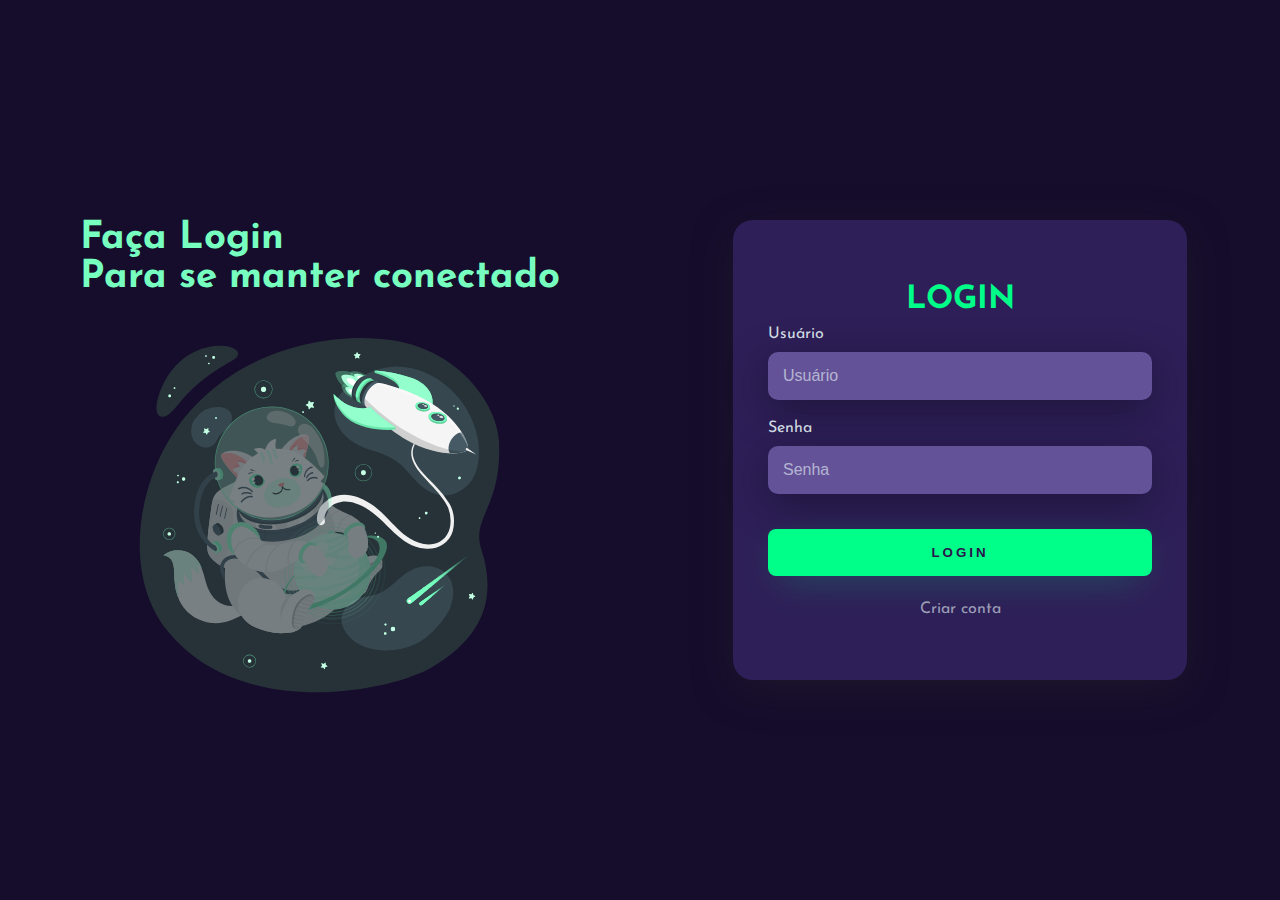
<file: form-contact/index.html>
<!DOCTYPE html>
<html lang="en">
<head>
    <meta charset="UTF-8">
    <meta http-equiv="X-UA-Compatible" content="IE=edge">
    <meta name="viewport" content="width=device-width, initial-scale=1.0">
    <link rel="stylesheet" href="style.css">
    <title>Login</title>
</head>
<body>
    <div class="main-login"> 
        <div class ="left-login">
            <h1>Faça Login<br>Para se manter conectado</h1>
            <img src="cat-astronaut-animate.svg" class ="left-login-image" alt="cat astronauta animação">
        </div>
        <div class="right-login">
            <form class="card-login">
                <h1>LOGIN</h1>
                <div class ="textfield">
                    <label for="usuario">Usuário</label>
                    <input type="text" name="usuario" placeholder="Usuário" required>
                </div>
                <div class="textfield">
                    <label for="senha">Senha</label>
                    <input type="password" name="senha" placeholder="Senha" required>
                </div>
                <button class = "btn-login">Login</button>
                <a href="cadastro.html">Criar conta </a>
            </form>
        </div>
    </div>
</body>
</html>
</file>
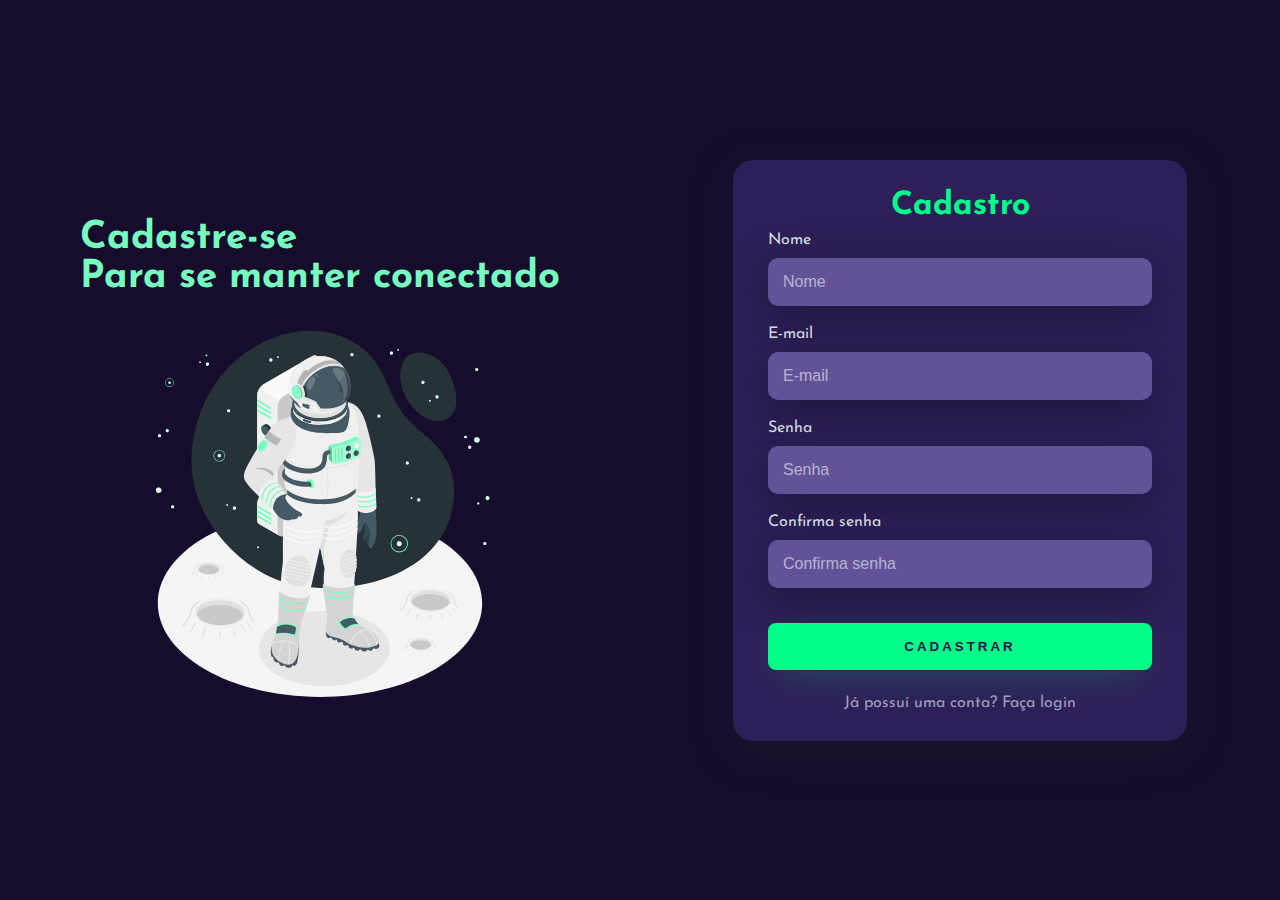
<file: form-contact/cadastro.html>
<!DOCTYPE html>
<html lang="en">
<head>
    <meta charset="UTF-8">
    <meta http-equiv="X-UA-Compatible" content="IE=edge">
    <meta name="viewport" content="width=device-width, initial-scale=1.0">
    <link rel="stylesheet" href="cadastro.css">
    <title>Login</title>
</head>
<body>
    <div class="main-login"> 
        <div class ="left-login">
            <h1>Cadastre-se<br>Para se manter conectado</h1>
            <img src="astronaut-suit-animate.svg" class ="left-login-image" alt="astronauta animação">
        </div>
        <div class="right-login">
            <form class="card-login">
                <h1>Cadastro</h1>
                <div class ="textfield">
                    <label for="usuario">Nome</label>
                    <input id="nome" type="text" name="Nome" placeholder="Nome" required >
                    <span id="validaNome"> Nome contendo 3 letras ou mais</span>
                </div>
                <div class ="textfield">
                    <label for="usuario">E-mail</label>
                    <input id="e-mail" type="email" name="E-mail" placeholder="E-mail" required>
                    <span id="validaEmail"> Informe um e-mail valido</span>
                </div>
                <div class ="textfield">
                    <label for="usuario">Senha</label>
                    <input id="senha" type="password" name="Senha" placeholder="Senha" required>
                </div> 
                <div class="textfield">
                    <label for="senha">Confirma senha</label>
                    <input id="confirmaSenha" type="password" name="Confirma senha" placeholder="Confirma senha" required>
                </div>
                <button class = "btn-login">Cadastrar</button>
                <a href="index.html">Já possuí uma conta? Faça login</a>
            </div>
        </form>
    </div>
   <script src="cadastro.js"></script> 
</body>
</html>
</file>
<file: form-contact/style.css>
@import url('https://fonts.googleapis.com/css2?family=Josefin+Sans:ital,wght@0,700;1,400&display=swap');

body{
    margin: 0;
    font-family: 'Josefin Sans', 'sans-serif';
}

.main-login{
    width: 100vw;
    height: 100vh;
    background: #160c2c;
    display: flex;
    justify-content: center;
    align-items: center;
}

.left-login{
    width: 50vw;
    height: 100vh;
    display: flex;
    flex-direction: column;
    justify-content: center;
    align-items: center;
}

.left-login > h1{
    font-size: 3vw;
    color: #77ffc0;
}

.left-login-image{
    width: 30vw;
    
}

.right-login{
    width: 50vw;
    height: 100vh;
    display: flex;
    justify-content: center;
    align-items: center;
}

.card-login{
    width: 60%;
    height: 400px;
    display: flex;
    justify-content: center;
    align-items: center;
    flex-direction: column;
    padding: 30px 35px;
    background: #2e1f58;
    border-radius: 20px;
    box-shadow: 0px 10px 40px #2c2c2c56;
}

.card-login >h1 {
    color: #0f8;
    font-weight: 800;
    margin: 0;
}

.textfield{
    width: 100%;
    display: flex;
    flex-direction: column;
    align-items:flex-start;
    justify-content: center;
    margin: 10px;
}

.textfield >input{
    width: 100%;
    border: none;
    border-radius: 10px;
    padding: 15px;
    background: #645298;
    color: #f0ffffde;
    font-size: 12pt;
    box-shadow: 0px 10px 40px #00000056;
    box-sizing: border-box;
}

.textfield > label {
    color: #f0ffffde;
    margin-bottom: 10px;
}

.textfield > input::placeholder{
    color: #f0ffff94;
}

.btn-login{
    width: 100%;
    padding: 16px 0px;
    margin: 25px;
    border-radius: 8px;
    border: none;
    outline: none;
    text-transform: uppercase;
    font-weight: 800;
    letter-spacing: 3px;
    color: #2b134b;
    background: #00ff88;
    cursor: pointer;
    box-shadow: 0px 10px 40px -12px #00ff8052;
}

a{
    color: #f0ffff94;
    cursor: pointer;
    text-decoration: none;   
}

@media only screen and (max-width: 950px){
    .card-login{
        width: 85%;
    }
}

@media only screen and (max-width: 600px){
    .main-login{
        flex-direction: column;
    }
}
</file>
<file: form-contact/cadastro.css>
@import url('https://fonts.googleapis.com/css2?family=Josefin+Sans:ital,wght@0,700;1,400&display=swap');

body{
    margin: 0;
    font-family: 'Josefin Sans', 'sans-serif';
}

.main-login{
    width: 100vw;
    height: 100vh;
    background: #160c2c;
    display: flex;
    justify-content: center;
    align-items: center;
}

.left-login{
    width: 50vw;
    height: 100vh;
    display: flex;
    flex-direction: column;
    justify-content: center;
    align-items: center;
}

.left-login > h1{
    font-size: 3vw;
    color: #77ffc0;
}

.left-login-image{
    width: 30vw;
    
}

.right-login{
    width: 50vw;
    height: 100vh;
    display: flex;
    justify-content: center;
    align-items: center;
}

.card-login{
    width: 60%;
    display: flex;
    justify-content: center;
    align-items: center;
    flex-direction: column;
    padding: 30px 35px;
    background: #2e1f58;
    border-radius: 20px;
    box-shadow: 0px 10px 40px #2c2c2c56;
}

.card-login >h1 {
    color: #0f8;
    font-weight: 800;
    margin: 0;
}

.textfield{
    width: 100%;
    display: flex;
    flex-direction: column;
    align-items:flex-start;
    justify-content: center;
    margin: 10px;
}

.textfield >input{
    width: 100%;
    border: none;
    border-radius: 10px;
    padding: 15px;
    background: #645298;
    color: #f0ffffde;
    font-size: 12pt;
    box-shadow: 0px 10px 40px #00000056;
    box-sizing: border-box;
}

.textfield > label {
    color: #f0ffffde;
    margin-bottom: 10px;
}

.textfield > input::placeholder{
    color: #f0ffff94;
}

.btn-login{
    width: 100%;
    padding: 16px 0px;
    margin: 25px;
    border-radius: 8px;
    border: none;
    outline: none;
    text-transform: uppercase;
    font-weight: 800;
    letter-spacing: 3px;
    color: #2b134b;
    background: #00ff88;
    cursor: pointer;
    box-shadow: 0px 10px 40px -12px #00ff8052;
}

a{
  color:#f0ffff94;
  cursor: pointer;
  text-decoration: none;
}

#validaNome, #validaEmail {
    display: none;
    color: red;
}


@media only screen and (max-width: 950px){
    .card-login{
        width: 85%;
    }
}

@media only screen and (max-width: 600px){
    .main-login{
        flex-direction: column;
    }
}
</file>
